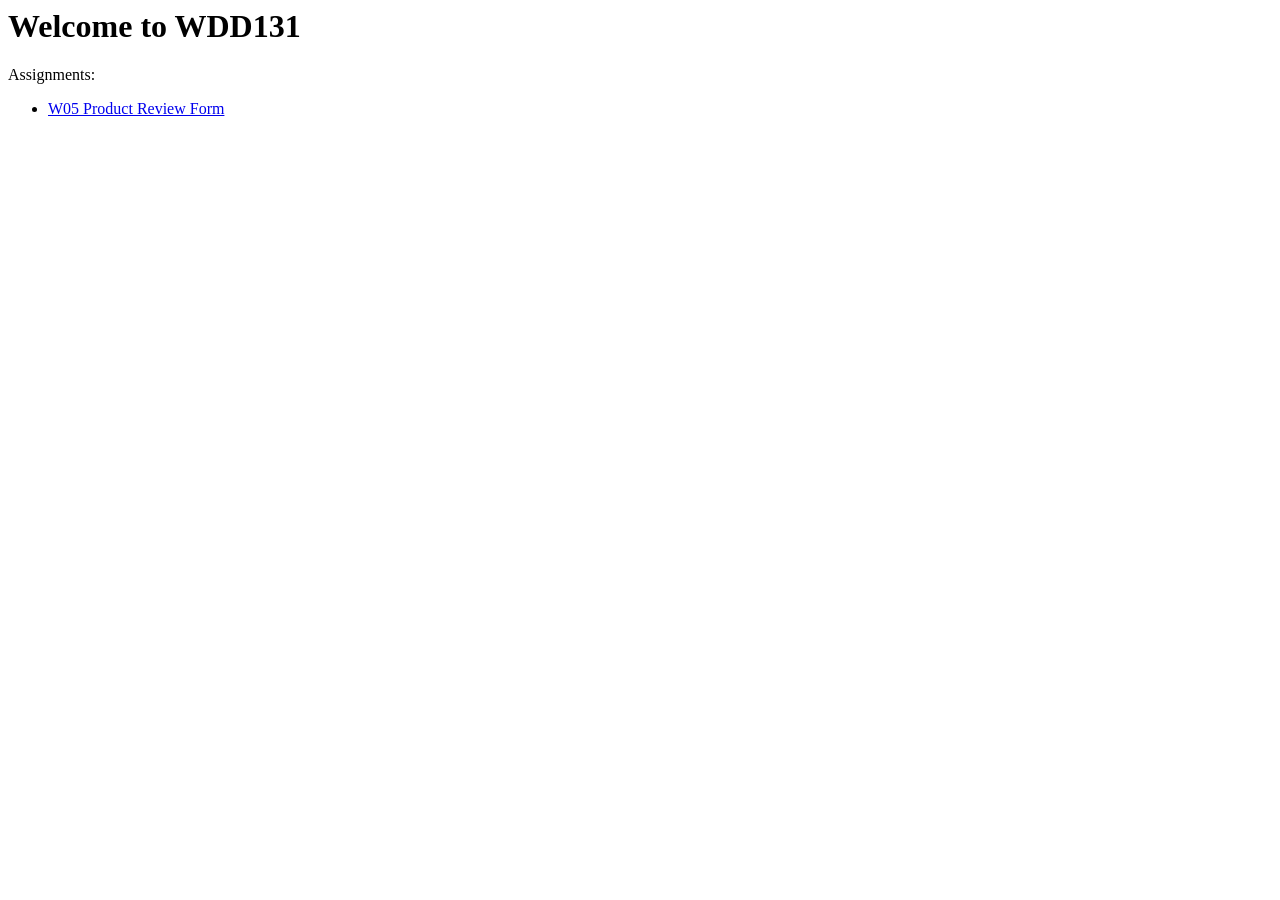
<file: index.html>
<html lang="en-US">
<head>
    <meta charset="UTF-8">
    <meta name="viewport" content="width=device-width, initial-scale=1.0">
    <title> WDD131 Home</title>
</head>

<body>

    <h1>Welcome to WDD131</h1>

    <p>Assignments: </p>

    <ul>
        <li><a href="w05/form.html">W05 Product Review Form</a></li>
    </ul>
</body>
</html>
</file>
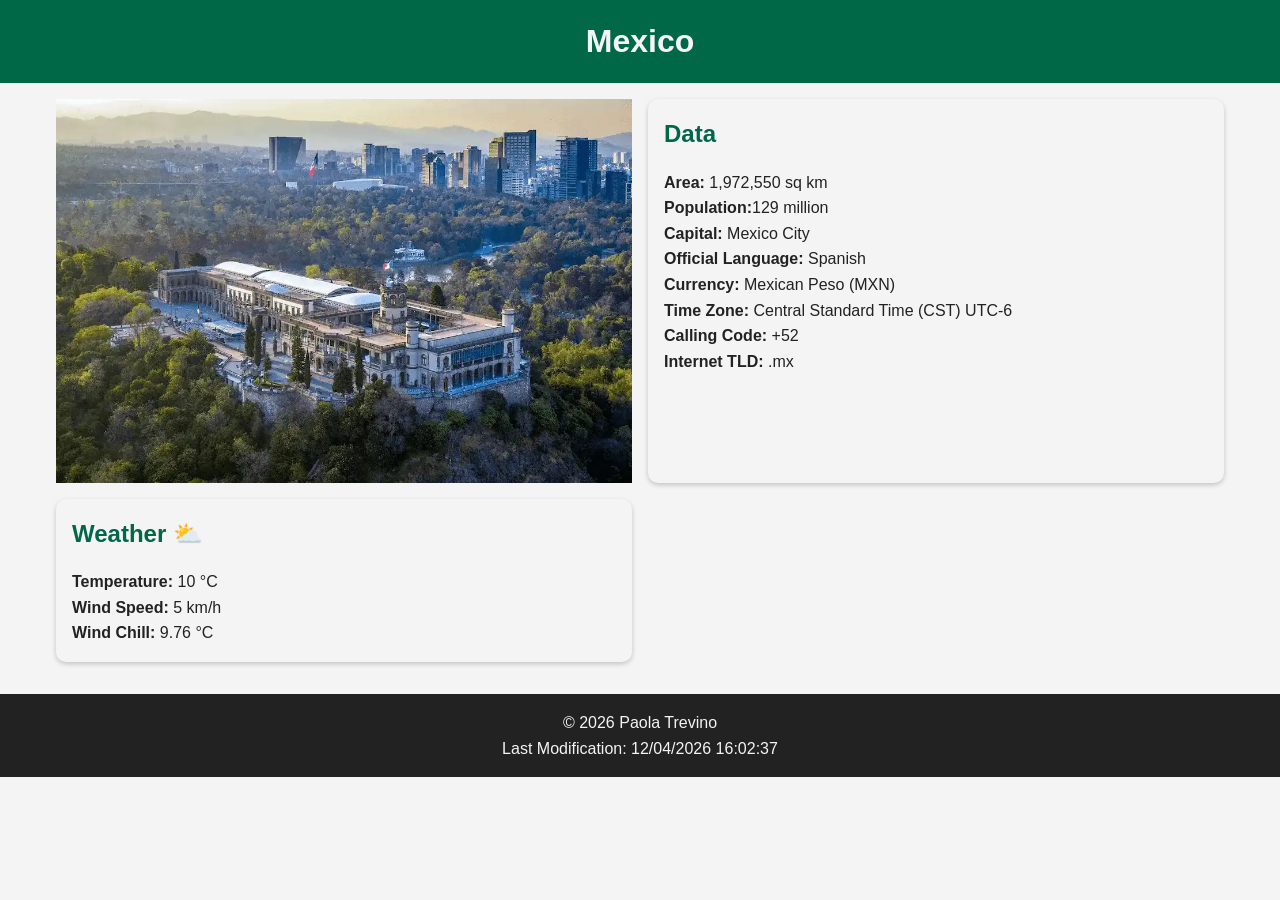
<file: place.html>
<!DOCTYPE html> 
<html lang="en-US">
<head>
    <meta charset="UTF-8">
    <meta name="viewport" content="width=device-width, initial-scale=1.0">
    <meta name="description" content=" Explore Mexico through beautiful landmarks, cultural highlights, and weather information in this responsive country page project from WDD131">
    <meta name="author" content="Paola Trevino">

    <title> Mexico Country Page</title>

    <link rel="stylesheet" href="styles/place.css">
    <link rel="stylesheet" href="styles/place-large.css">

    <script src="scripts/place.js" defer></script>
</head>
<body>

    <header>
        <h1>Mexico</h1>
    </header>

    <main>

        <section class="hero">
            <picture>
                <source srcset="images/hero-large.webp" media="(min-width: 768px)">
                <img src="images/hero-small.webp" alt="Beautiful view of Mexico" width="500" height="250" >
                </picture>
        </section>

        <section class="card data-card">
            <h2>Data</h2>

            <p><strong>Area:</strong> 1,972,550 sq km</p>
            <p><strong>Population:</strong>129 million</p>
            <p><strong>Capital:</strong> Mexico City</p>
            <p><strong>Official Language:</strong> Spanish</p>
            <p><strong>Currency:</strong> Mexican Peso (MXN)</p>
            <p><strong>Time Zone:</strong> Central Standard Time (CST) UTC-6</p>
            <p><strong>Calling Code:</strong> +52</p>
            <p><strong>Internet TLD:</strong> .mx</p>
        </section>

        <section class="card weather-card">
            <h2>Weather</h2>

            <img src="images/weather.svg" alt="Weather icon" class="weather-icon">
            <p><strong>Temperature:</strong> <span id="temp">10</span> °C</p>  
            <p><strong>Wind Speed:</strong> <span id="speed">5</span> km/h</p>
            <p><strong>Wind Chill:</strong> <span id="windchill"></span></p>
        </section>
        </main>

        <footer>
            <p>&copy; <span id="year"></span> Paola Trevino</p>
            <p id="lastModified"></p>
        </footer>
    </body>
</html>
</file>
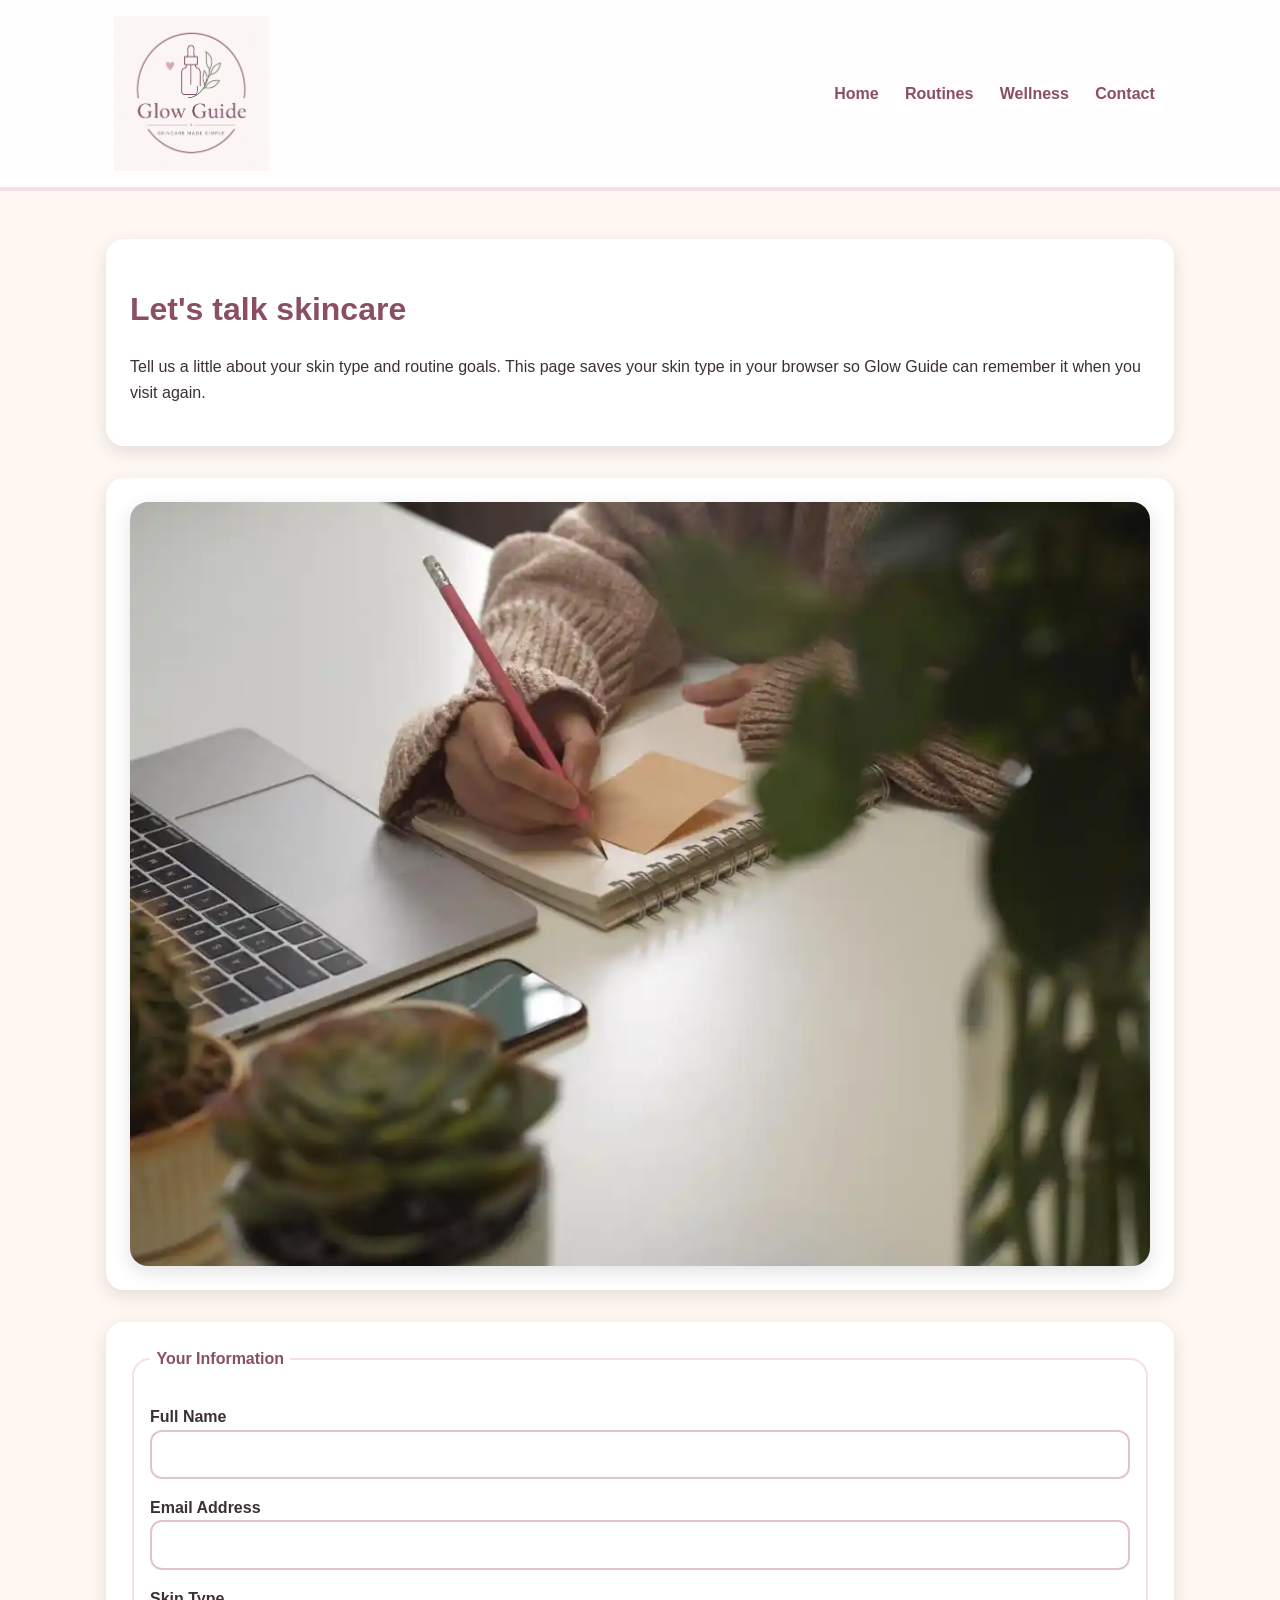
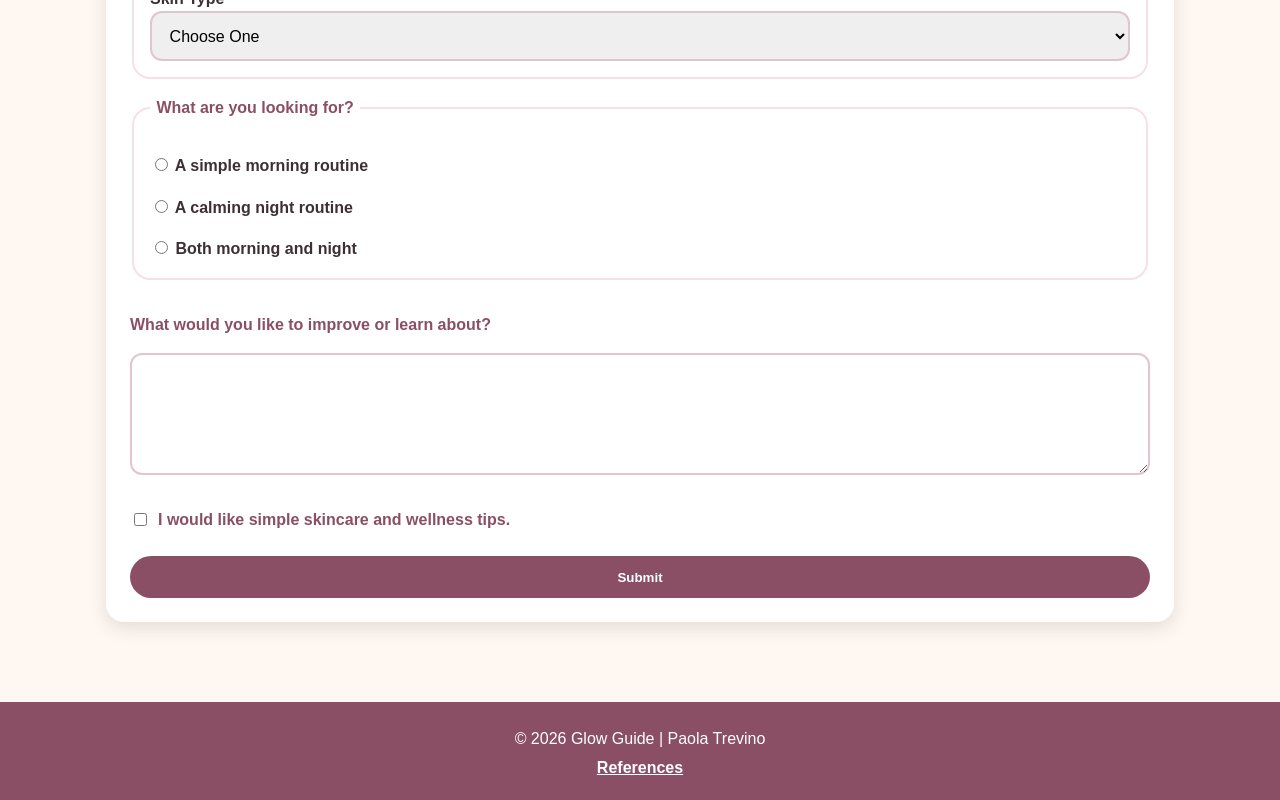
<file: project/contact.html>
<!DOCTYPE html>
<html lang="en">

<head>
     <meta charset="UTF-8">
    <meta name="viewport" content="width=device-width, initial-scale=1.0">
    <meta name="description" content="Contact Glow Guide and share your skin type, skincare goals, and routine preferences.">
    <meta name="author" content="Paola Trevino">

    <title>Glow Guide | Contact</title>

    <link rel="stylesheet" href="styles/project.css">
    <script src="scripts/project.js" defer></script>
</head>
<body>
    <header>
        <div class="header-content">
            <a href="index.html" class="logo">
                <img src="images/logo.png" alt="Glow Guide Logo">
            </a>

            <button id="menu-button">☰</button>

            <nav id="navigation">
                <a href="index.html">Home</a>
                <a href="routines.html">Routines</a>
                <a href="wellness.html">Wellness</a>
                <a href="contact.html">Contact</a>
            </nav>
        </div>
    </header>

    <main>
        <section class="page-title">
            <h1>Let's talk skincare</h1>

            <p>
                Tell us a little about your skin type and routine goals.
                This page saves your skin type in your browser so Glow Guide can remember it when you visit again.
            </p>
        </section>
        <section class="featured-image">
            <img src="images/contact.webp" alt=" Young woman riding in a sneaker journal." loading="lazy">
        </section>

       <form id="contact-form" method="get" action="thankyou.html">
            <fieldset>
                <legend>Your Information</legend>

                <label for="full-name">Full Name</label>
                <input type="text" id="full-name" name="full-name" required>

                <label for="email">Email Address</label>
                <input type="email" id="email" name="email" required>

                <label for="skin-type">Skin Type</label>
                <select name="skin-type" id="skin-type" required>
                    <option value="">Choose One</option>
                    <option value="dry">Dry</option>
                    <option value="oily">Oily</option>
                    <option value="combination">Combination</option>
                    <option value="sensitive">Sensitive</option>
                    <option value="not-sure">I'm Not Sure</option>
                </select>
            </fieldset>

            <fieldset>
                <legend>What are you looking for?</legend>

                <label>
                    <input type="radio" name="routine" value="morning" required>
                    A simple morning routine
                </label>

                <label>
                    <input type="radio" name="routine" value="night">
                    A calming night routine
                </label>

                <label>
                    <input type="radio" name="routine" value="both">
                    Both morning and night
                </label>
            </fieldset>

            <label for="goal">What would you like to improve or learn about?</label>
            <textarea name="goal" id="goal" rows="5" required></textarea>

            <label class="checkbox-label">
                <input type="checkbox" id="newsletter" name="newsletter">
                I would like simple skincare and wellness tips.
            </label>

            <button type="submit" class="button">Submit</button>
        </form>
    </main>

    <footer>
        <p>
            &copy; <span id="year"></span>
            Glow Guide | Paola Trevino
        </p>

        <a href="references.html">References</a>
    </footer>
</body>
</html>
</file>
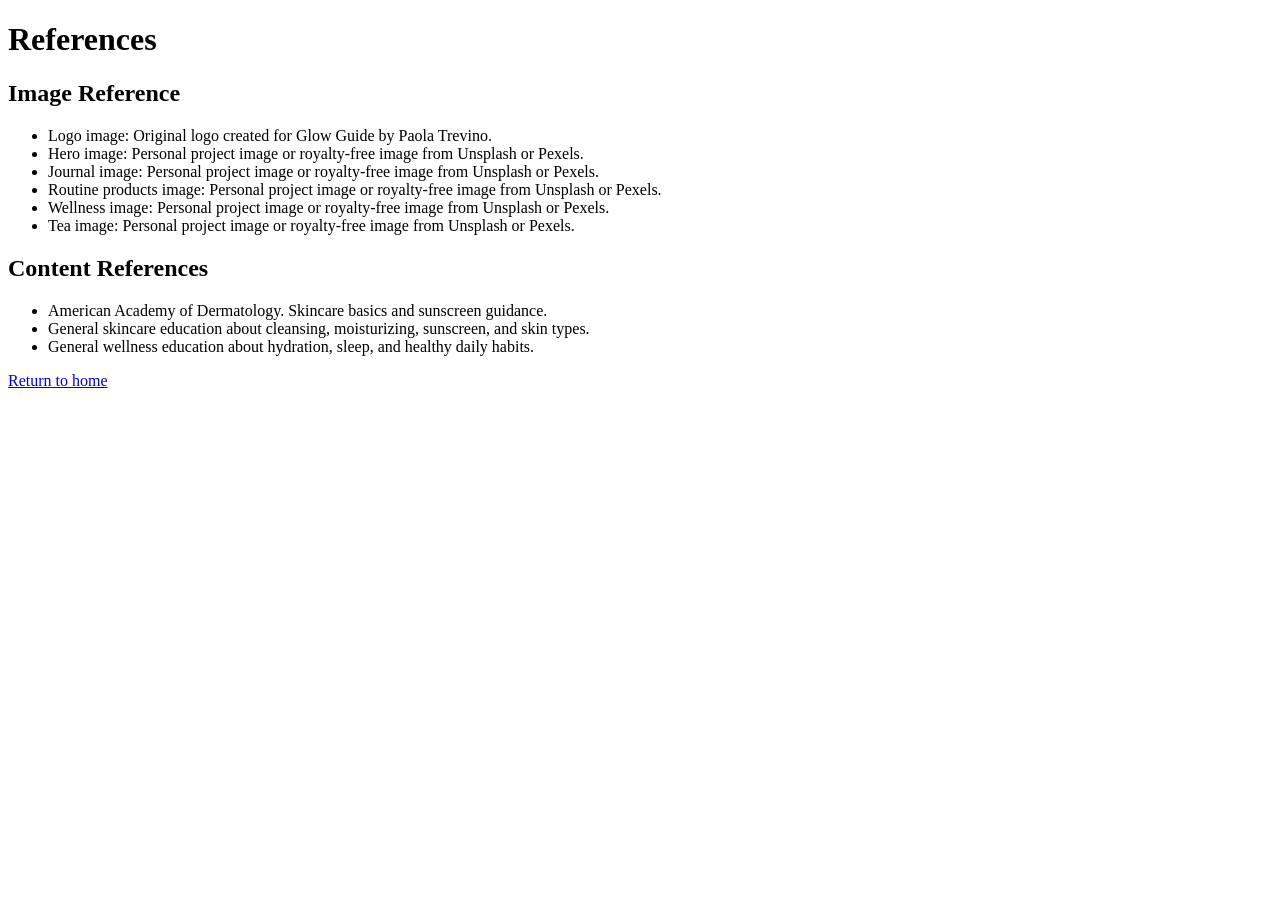
<file: project/references.html>
<!DOCTYPE html>
<html lang="en">
<head>
    <meta charset="UTF-8">
    <meta name="viewport" content="width=device-width, initial-scale=1.0">
    <meta name="description" content="References for Glow Guide images and skincare information.">
    <meta name="author" content="Paola Trevino">

    <title>Glow Guide | References</title>
</head>
<body>

    <header>
        <h1>References</h1>
    </header>

    <main>
        <section>
            <h2>Image Reference</h2>

            <ul>
            <li>Logo image: Original logo created for Glow Guide by Paola Trevino.</li>
            <li>Hero image: Personal project image or royalty-free image from Unsplash or Pexels.</li>
            <li>Journal image: Personal project image or royalty-free image from Unsplash or Pexels.</li>
            <li>Routine products image: Personal project image or royalty-free image from Unsplash or Pexels.</li>
            <li>Wellness image: Personal project image or royalty-free image from Unsplash or Pexels.</li>
            <li>Tea image: Personal project image or royalty-free image from Unsplash or Pexels.</li>
        </ul>
        </section>
        
        <section>
            <h2>Content References</h2>

            <ul>
                <li>American Academy of Dermatology. Skincare basics and sunscreen guidance.</li>
                <li>General skincare education about cleansing, moisturizing, sunscreen, and skin types.</li>
                <li>General wellness education about hydration, sleep, and healthy daily habits.</li>
            </ul>
        </section>
        <p>
            <a href="index.html">Return to home</a>
        </p>
    </main>

</body>
</html>
</file>
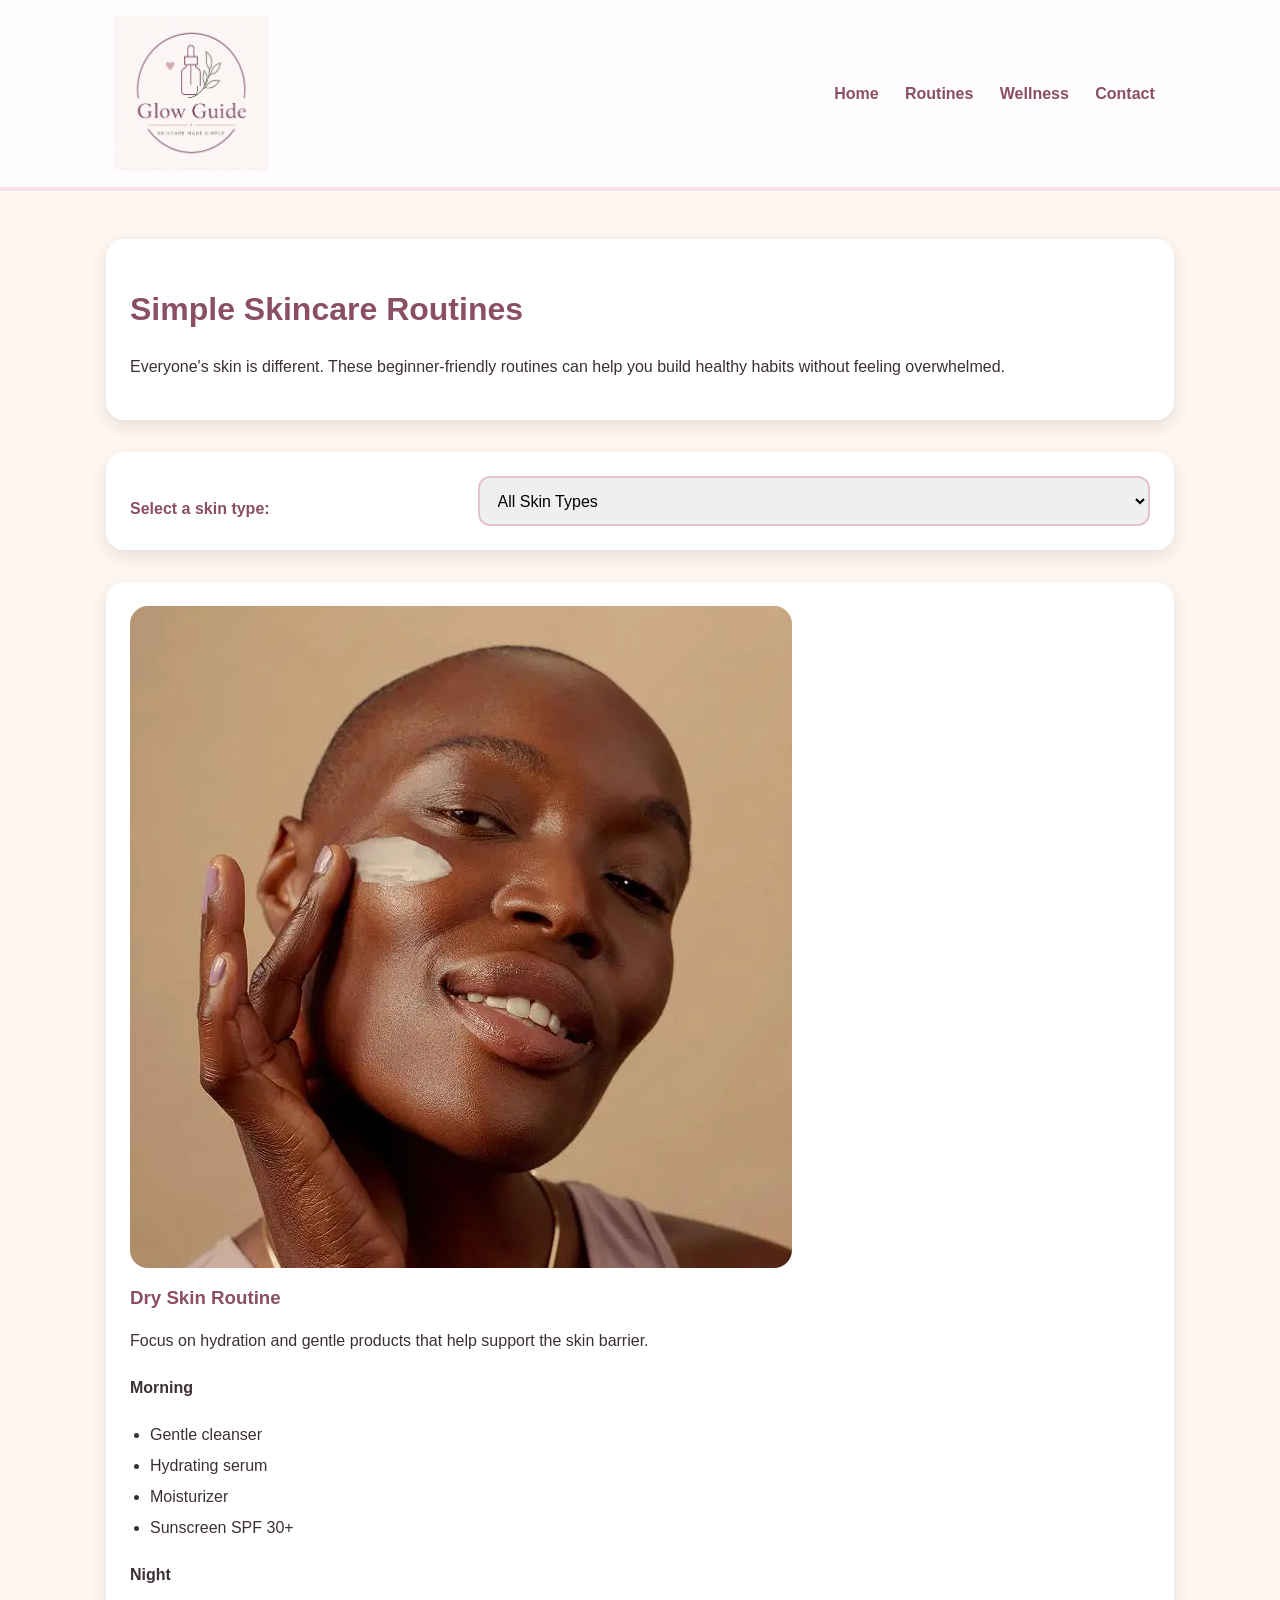
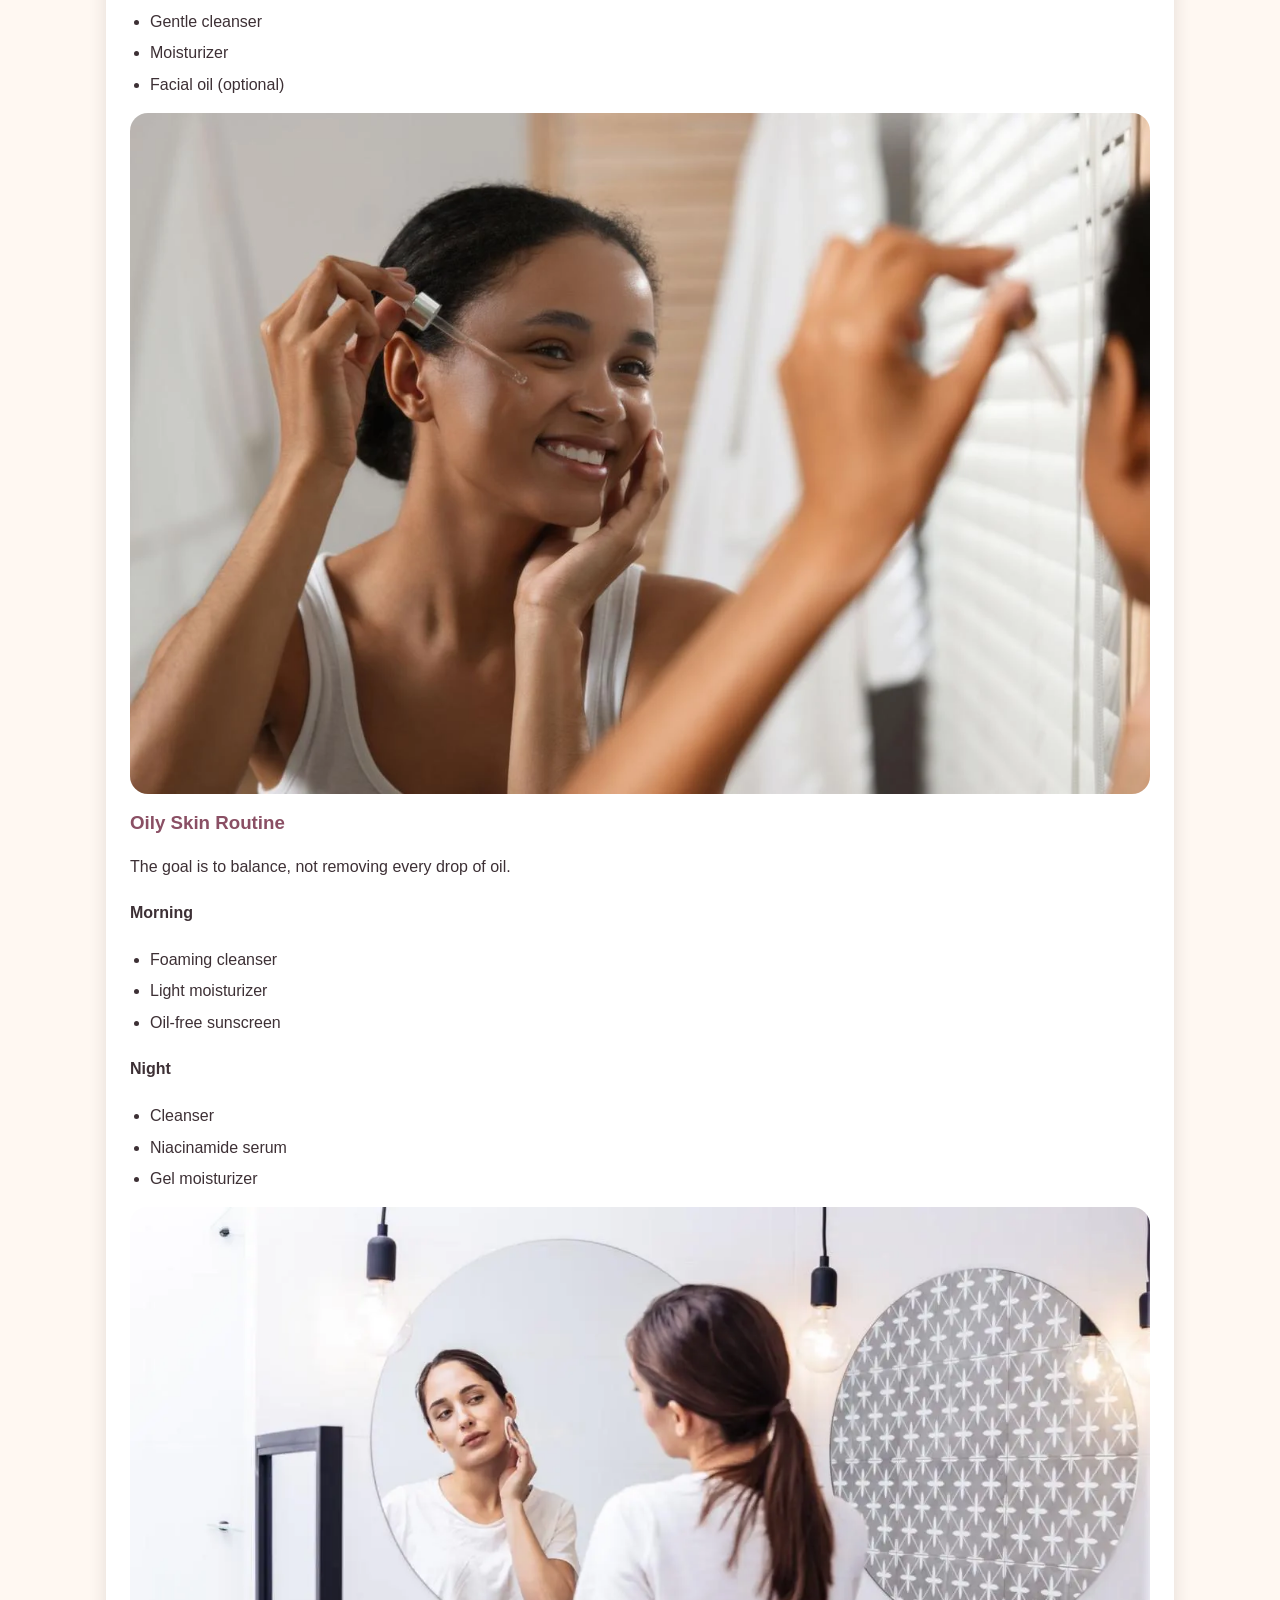
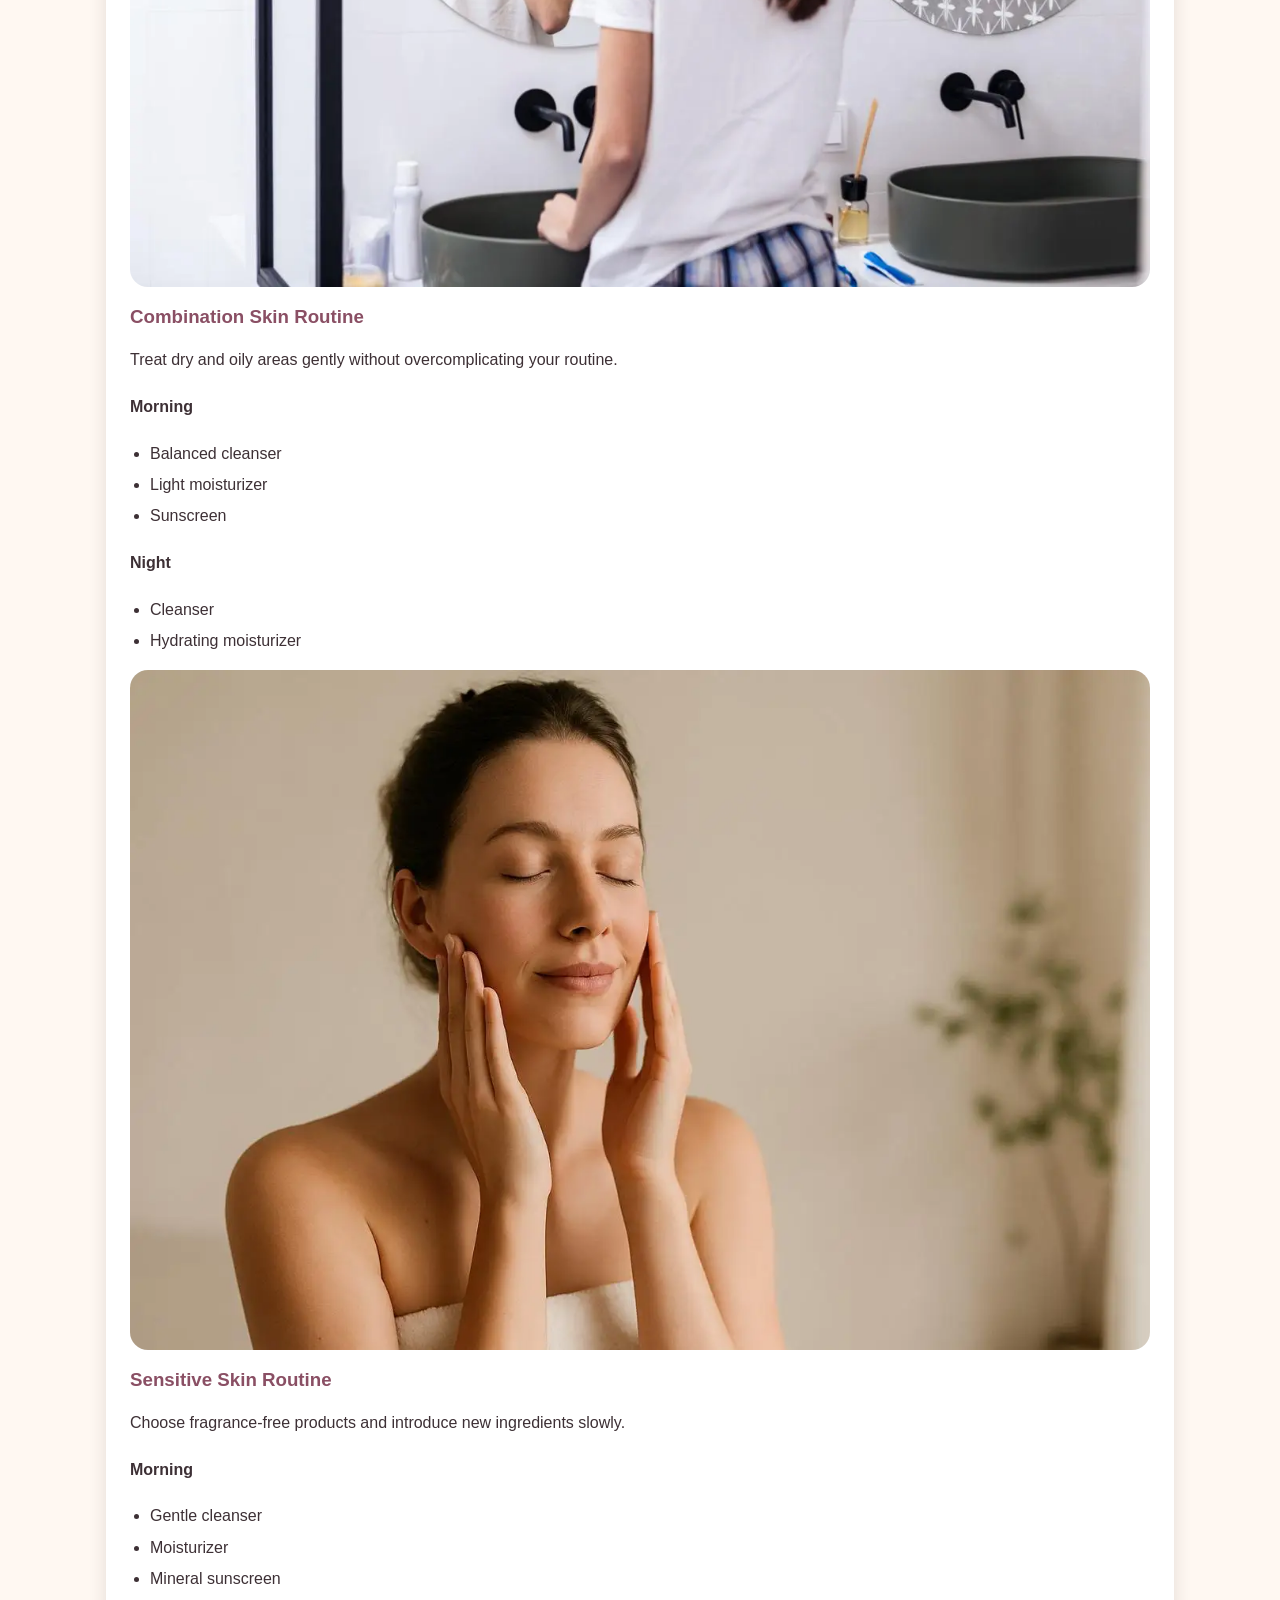
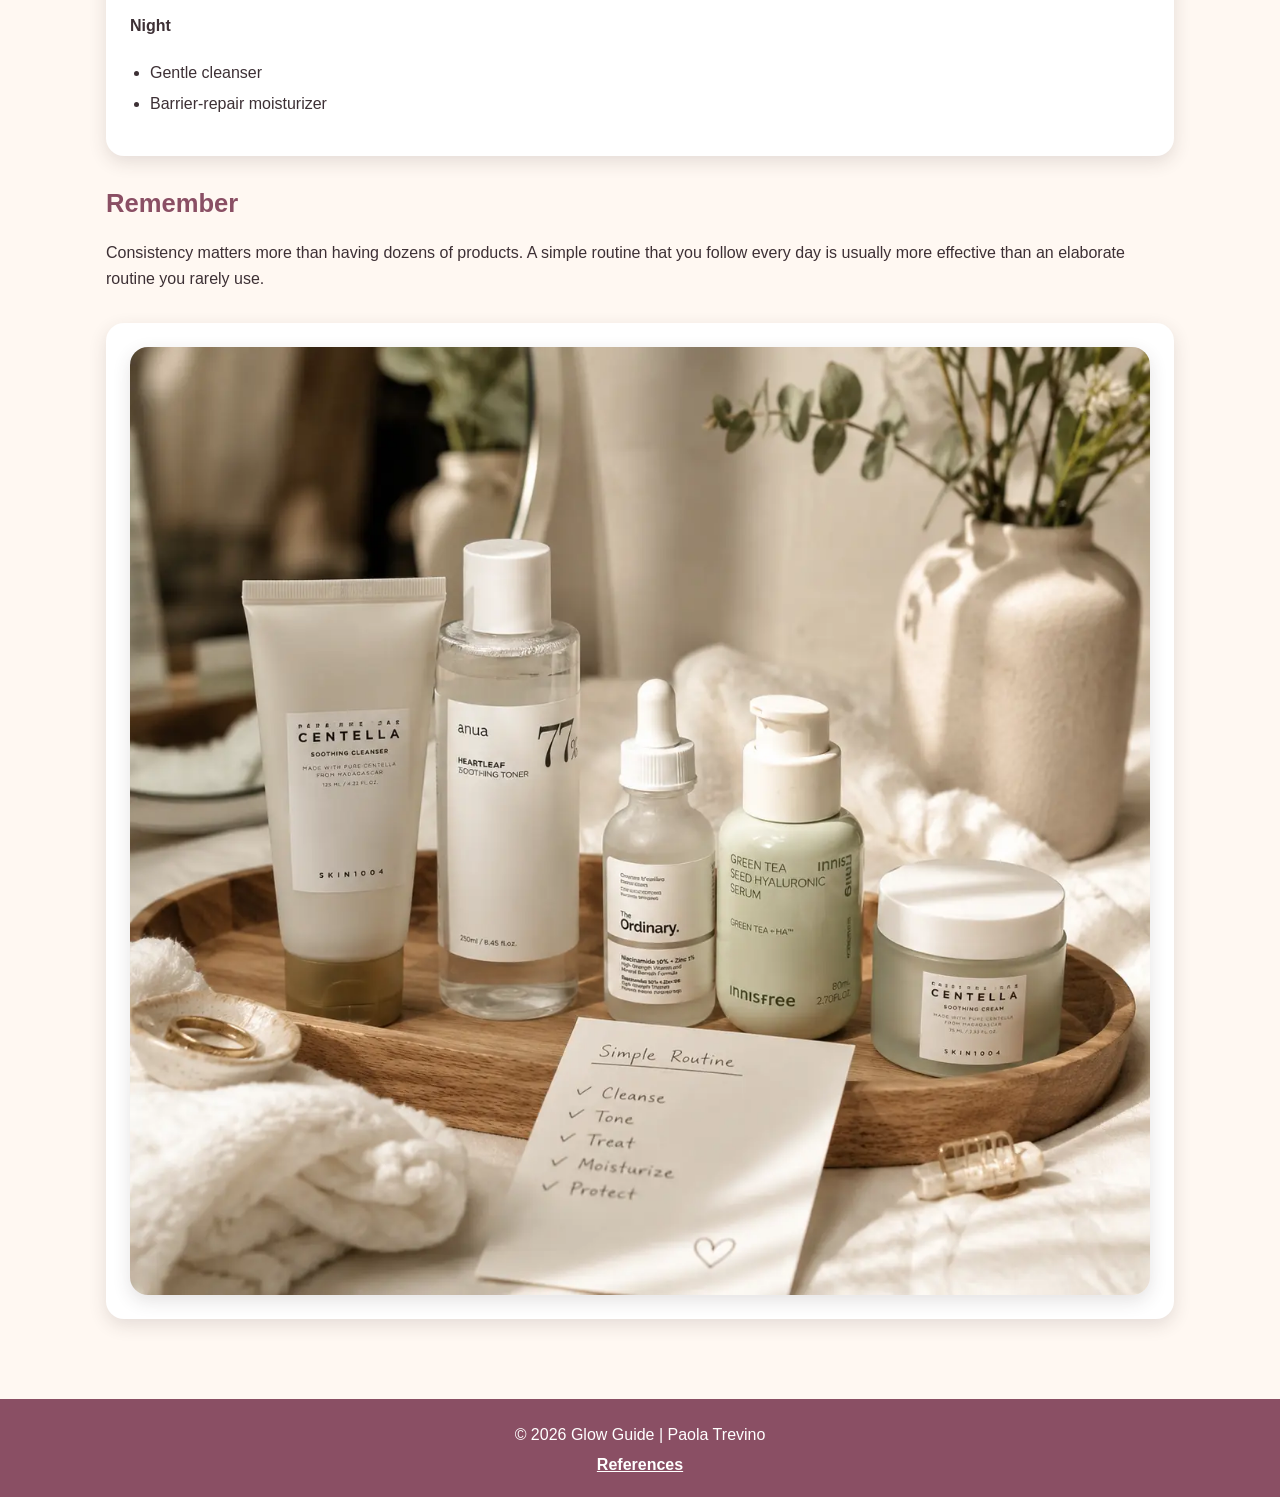
<file: project/routines.html>
<!DOCTYPE html>
<html lang="en">
<head>
    <meta charset="UTF-8">
    <meta name="viewport" content="width=device-width, initial-scale=1.0">
    <meta name="description" content="Discover simple skincare routines for different skin types.">
    <meta name="author" content="Paola Trevino">

<title>Glow Guide | Routines</title>

<link rel="stylesheet" href="styles/project.css">
<script src="scripts/project.js" defer></script>
</head>

<body>
<header>
    <div class="header-content">
        <a href="index.html" class="logo">
    <img src="images/logo.png" alt="Glow Guide Logo">
</a>

<button id="menu-button">☰</button>
    
    <nav id="navigation">
    <a href="index.html">Home</a>
    <a href="routines.html">Routines</a>
    <a href="wellness.html">Wellness</a>
    <a href="contact.html">Contact</a>
</nav>
</div>
</header>

<main>
<section class="page-title">
    <h1>Simple Skincare Routines</h1>
       <p>Everyone's skin is different.
        These beginner-friendly routines can help you build healthy habits without feeling overwhelmed.
       </p>
</section>

<section class="filter-section">
    <label for="skin-filter">
        Select a skin type:
    </label>

    <select id="Skin-filter">
        <option value="all">All Skin Types</option>
        <option value="dry">Dry Skin</option>
        <option value="oily">Oily Skin</option>
        <option value="combination">Combination Skin</option>
        <option value="sensitive">Sensitive Skin</option>
    </select>
</section>

<section class="routine-container">
    <div id="routine-cards">
        <!-- JavaScript insert cards here-->
    </div>
</section>

<section class="routine-tips">
    <h2>Remember</h2>

    <p>
        Consistency matters more than having dozens of products.
        A simple routine that you follow every day is usually more effective than an elaborate routine you rarely use.
    </p>
</section>

<section class="featured-image">
    <img src="images/routine-products.webp" alt="Simple skincare products arranged neatly." loading="lazy">
</section>
</main>

<footer>
<p>
    &copy; <span id="year"></span>
    Glow Guide | Paola Trevino
</p>

<a href="references.html">References</a>
</footer>
</body>
</html>
</file>
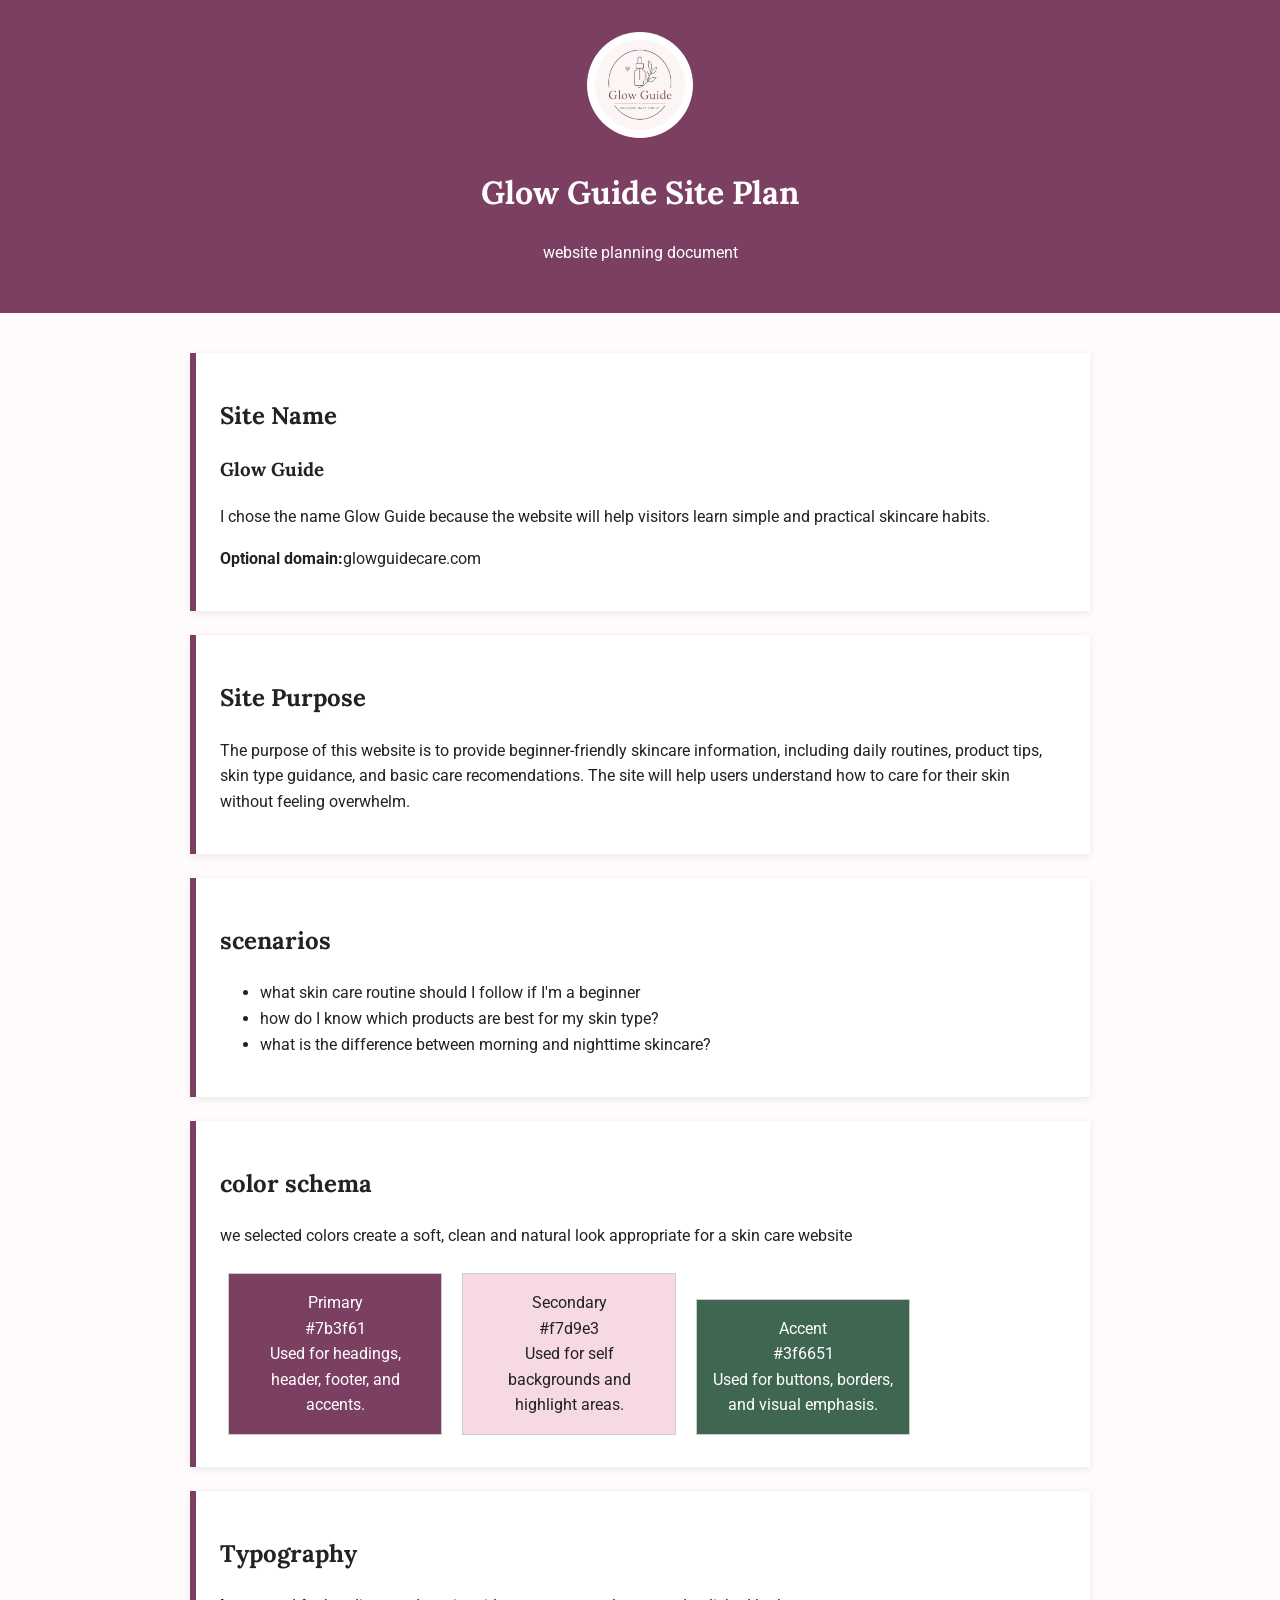
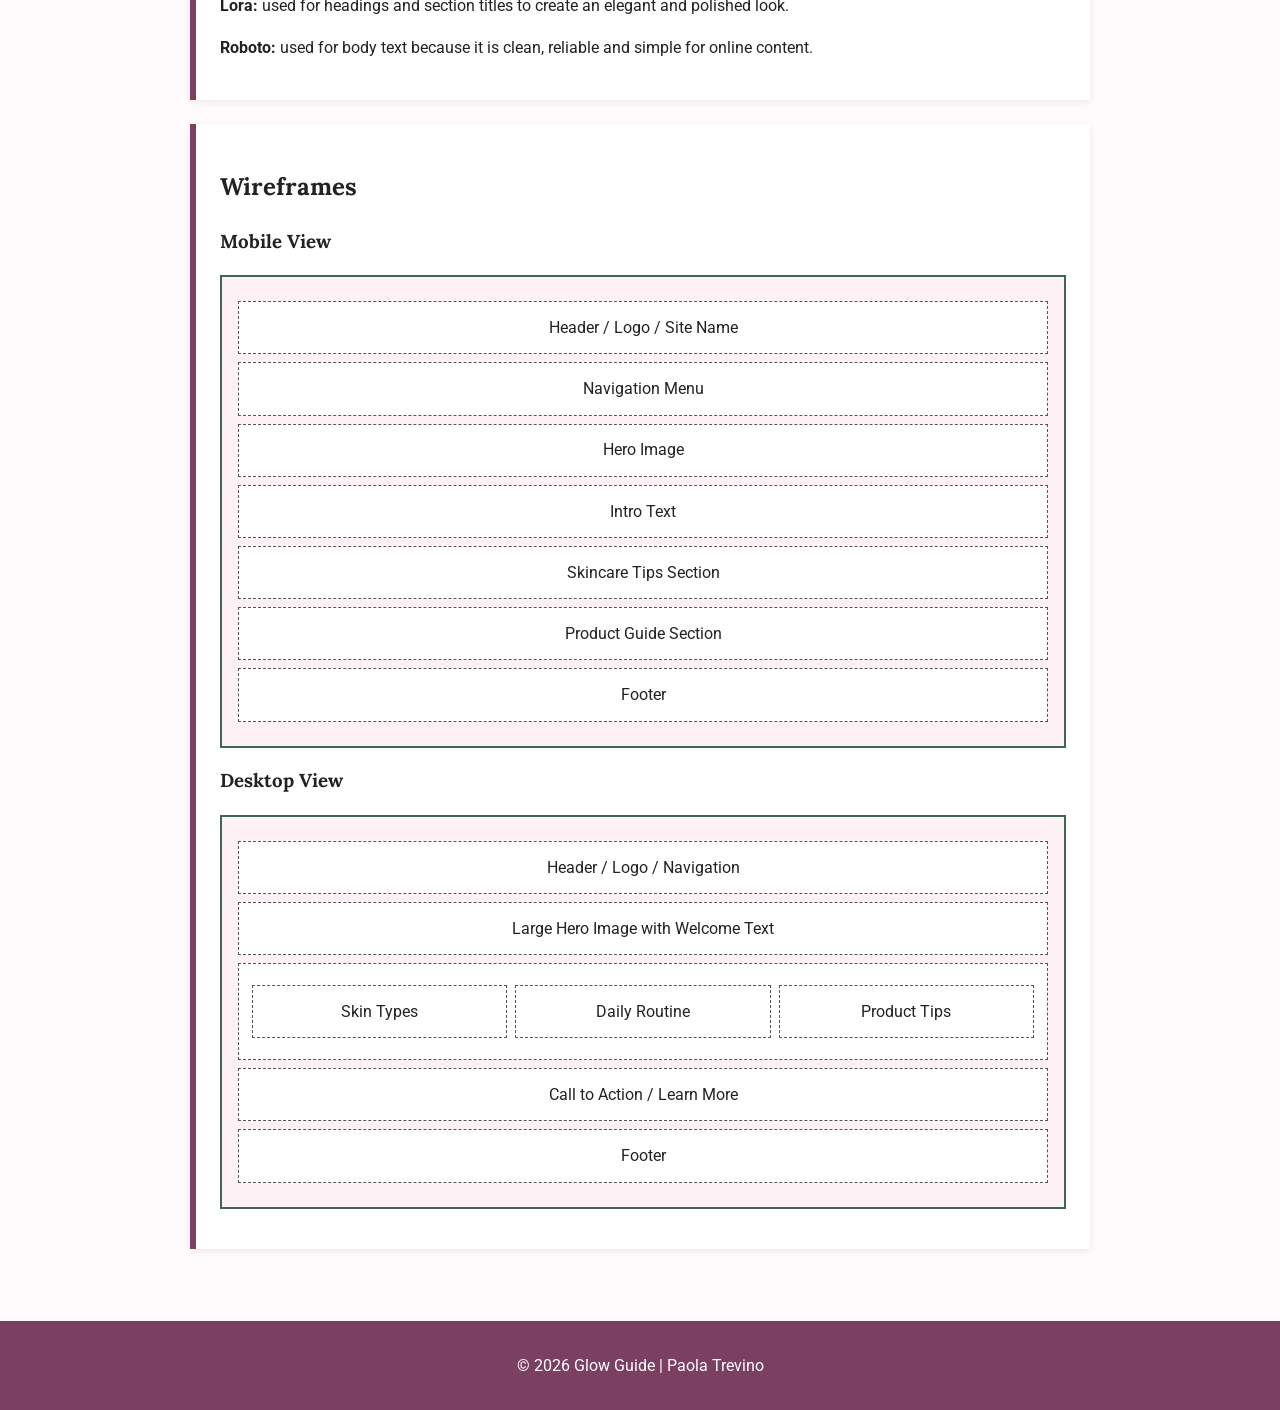
<file: project/siteplan.html>
<!DOCTYPE html>
<html lang="en-US">
    <head>
        <meta charset="UTF-8">
        <meta name="viewport" content="width=device-width, initial-scale=1.0">
        <meta name="description" content="Website planning document for Glow Guide, a skincare website with routines, product tips, skin type guidance, and care education.">
        <meta name="author" content="Paola Trevino">

        <title>Glow Guide Site Plan</title>

        <link rel="preconnect" href="https://fonts.googleapis.com">
        <link rel="preconnect" href="https://fonts.gstatic.com" crossorigin>
        <link rel="stylesheet" href="https://fonts.googleapis.com/css2?family=Lora:wght@600&family=Roboto&display=swap">

        <link rel="stylesheet" href="styles/siteplan.css">
</head>

<body>
    <header>
        <img src="images/logo.png" alt="Glow Guide Logo">
        <h1>Glow Guide Site Plan</h1>
        <p> website planning document</p>
    </header>

    <main>
        <section>
            <h2>Site Name</h2>
            <h3>Glow Guide</h3>
            <p>
                I chose the name Glow Guide because the website will help visitors learn simple and practical skincare habits. 
            </p>
            <p><strong>Optional domain:</strong>glowguidecare.com</p>
        </section>

        <section>
            <h2>Site Purpose</h2>
            <p> The purpose of this website is to provide beginner-friendly skincare information, including daily routines, product tips, skin type guidance, and basic care recomendations. The site will help users understand how to care for their skin without feeling overwhelm.</p>
        </section>

        <section>
            <h2> scenarios</h2>
            <ul>
                <li> what skin care routine should I follow if I'm a beginner</li>
                <li> how do I know which products are best for my skin type?</li>
                <li> what is the difference between morning and nighttime skincare?</li>
            </ul>
        </section>

        <section>
            <h2> color schema</h2>
            <p> we selected colors create a soft, clean and natural look appropriate for a skin care website</p>

            <div class="color-box primary">
                Primary<br>
                #7b3f61<br>
                Used for headings, header, footer, and accents.
            </div>

            <div class="color-box secondary">
                Secondary<br>
                #f7d9e3<br>
                Used for self backgrounds and highlight areas.
            </div>

            <div class="color-box accent">
                Accent<br>
                #3f6651<br>
                Used for buttons, borders, and visual emphasis.
            </div>
        </section>

        <section>
            <h2>Typography</h2>
            <p>
                <strong>Lora:</strong> used for headings and section titles to create an elegant and polished look.
            </p>
            <p>
                <strong>Roboto:</strong> used for body text because it is clean, reliable and simple for online content.
            </p>
        </section>

        <section>
            <h2>Wireframes</h2>
            <h3>Mobile View</h3>
            <div class="wireframe">
                <div>Header / Logo / Site Name</div>
                <div>Navigation Menu</div>
                <div>Hero Image</div>
                <div>Intro Text</div>
                <div>Skincare Tips Section</div>
                <div>Product Guide Section</div>
                <div>Footer</div>
            </div>

            <h3>Desktop View</h3>
            <div class="wireframe">
                <div>Header / Logo / Navigation</div>
                <div>Large Hero Image with Welcome Text</div>
                <div class="desktop-grid">
                    <div>Skin Types</div>
                    <div>Daily Routine</div>
                    <div>Product Tips</div>
                </div>
                <div>Call to Action / Learn More</div>
                <div>Footer</div>
            </div>
        </section>
    </main>

    <footer>
        <p>&copy; 2026 Glow Guide | Paola Trevino</p>
    </footer>
</body>
</html>
</file>
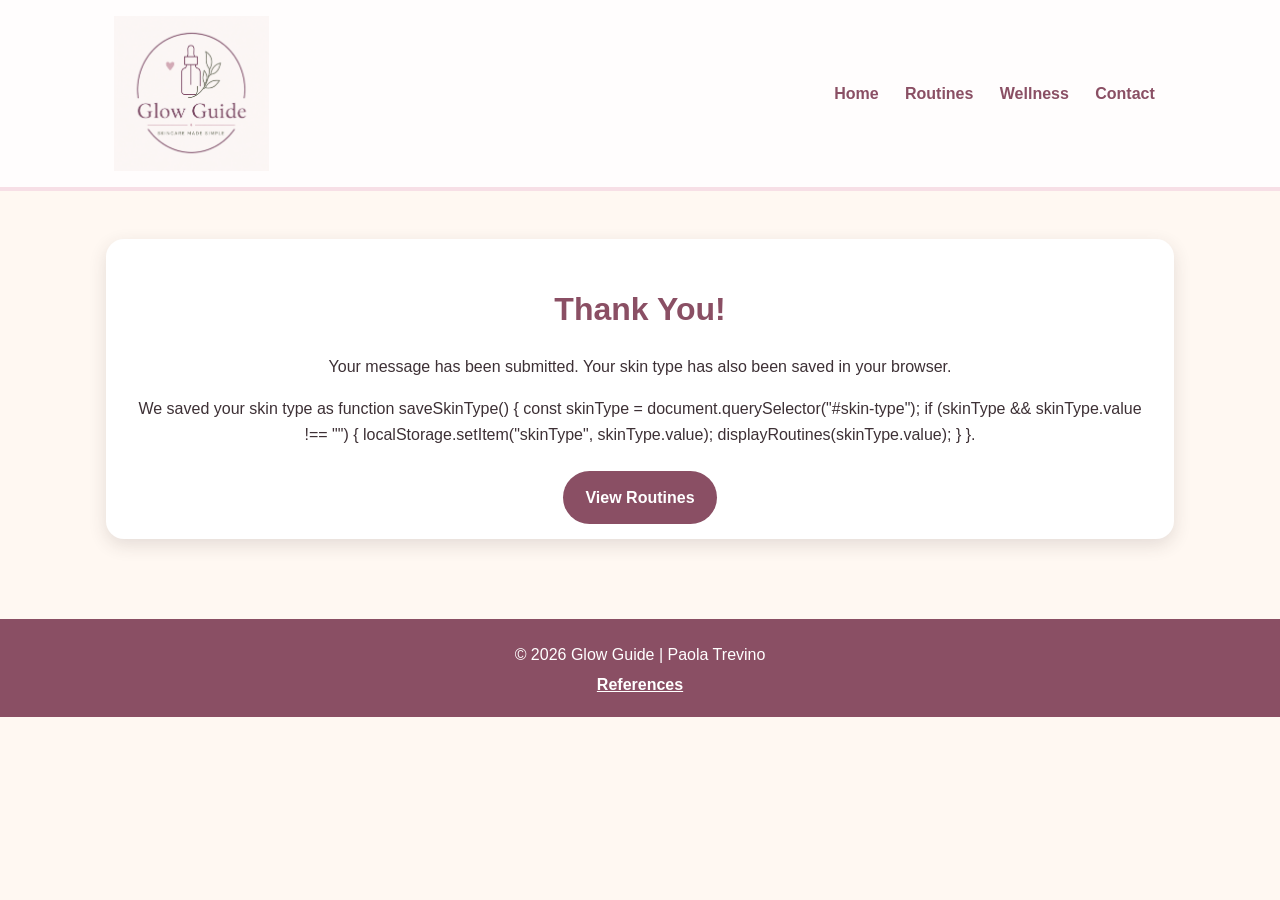
<file: project/thankyou.html>
<!DOCTYPE html>
<html lang="en">
    <head>
        <meta charset="UTF-8">
        <meta name="viewport" content="width=device-width, initial-scale=1.0">
        <meta name="description" content="Thank you page for Glow Guide form submissions.">
        <meta name="author" content="Paola Trevino">

    <title>Glow Guide | Thank You</title>

    <link rel="stylesheet" href="styles/project.css">
    <script src="scripts/project.js" defer></script>
</head>
<body>
    <header>
        <div class="header-content">
            <a href="index.html" class="logo">
                <img src="images/logo.png" alt="Glow Guide Logo">
            </a>

            <button id="menu-button">☰</button>

                <nav id="navigation">
                    <a href="index.html">Home</a>
                    <a href="routines.html">Routines</a>
                    <a href="wellness.html">Wellness</a>
                    <a href="contact.html">Contact</a>
                </nav>
        </div>
    </header>

    <main>

        <section class="thank-you">
            <h1>Thank You!</h1>

            <p>
                Your message has been submitted.
                Your skin type has also been saved in your browser.
            </p>

            <p id="thank-you-message"></p>

            <a href="routines.html" class="button">
                View Routines
            </a>
        </section>
    </main>

    <footer>

        <p>
            &copy; <span id="year"></span>
            Glow Guide | Paola Trevino
        </p>

        <a href="references.html">References</a>
    </footer>
</body>
</html>
</file>
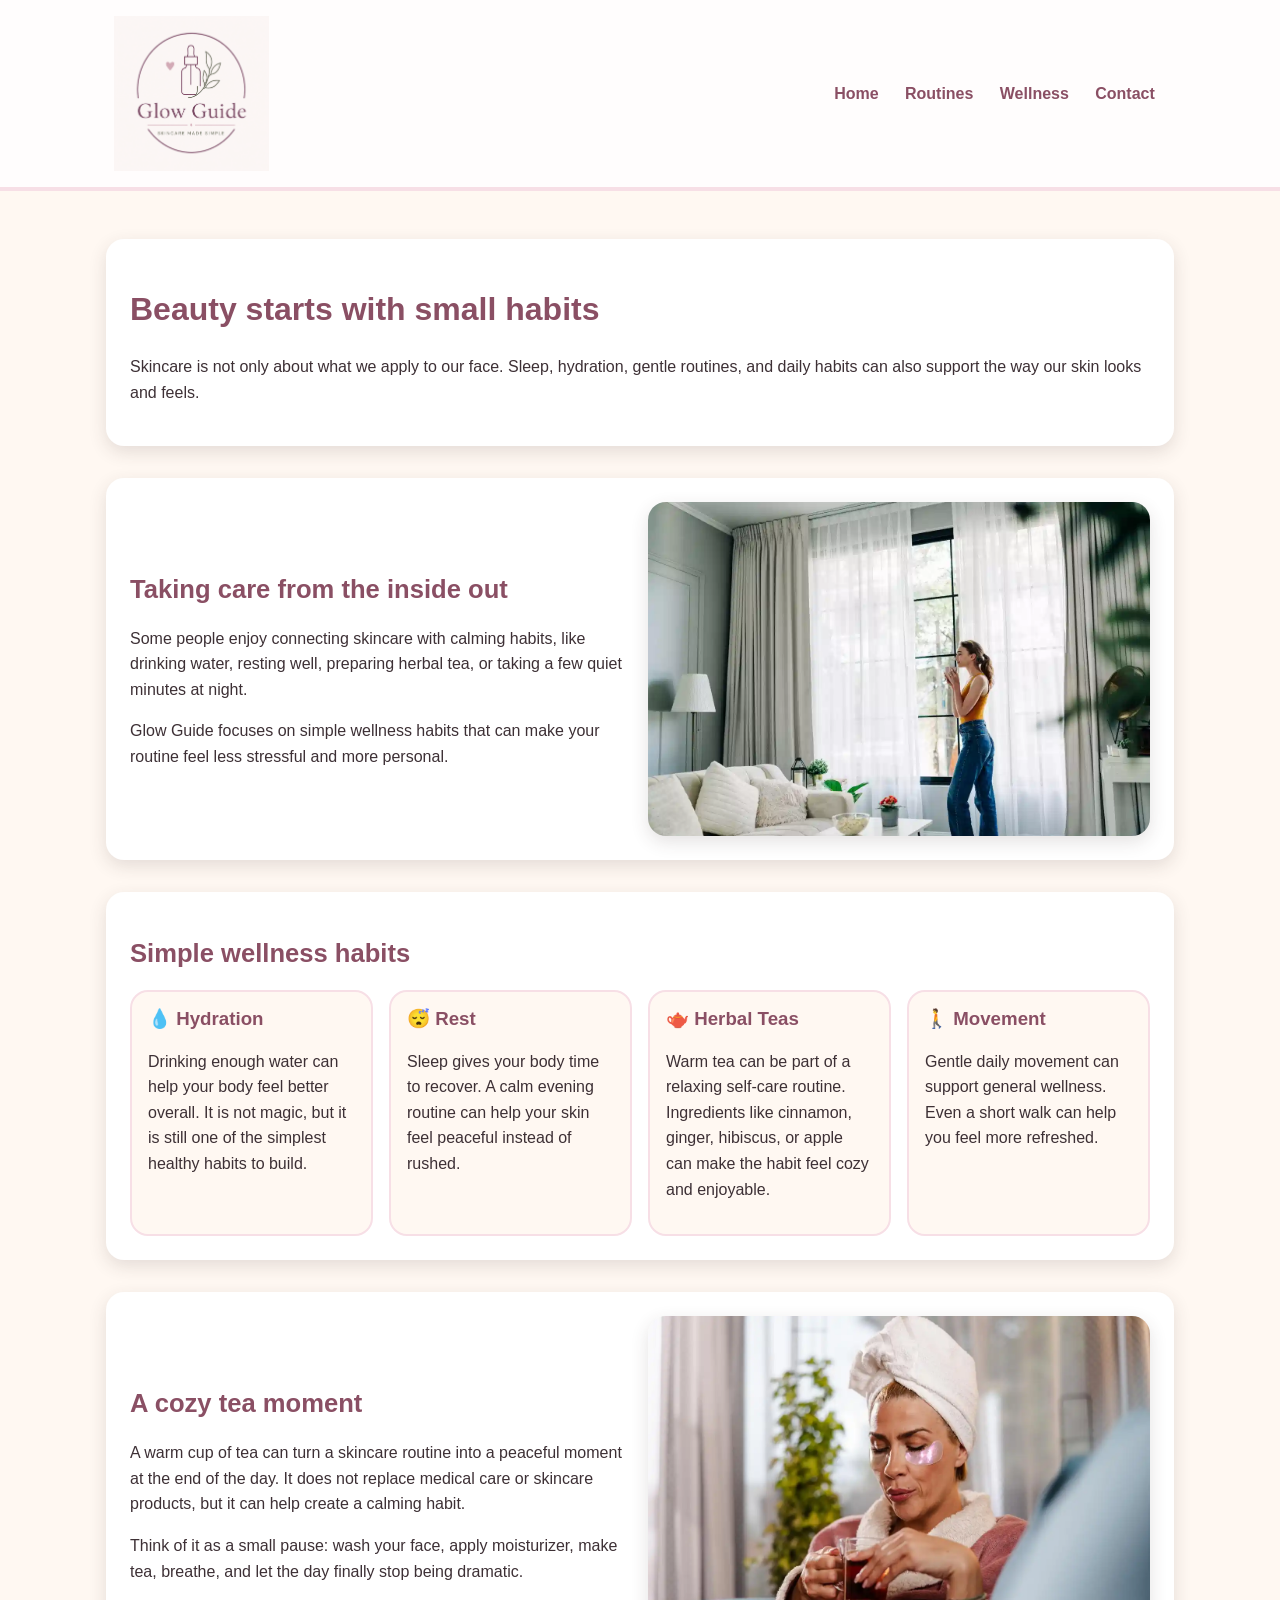
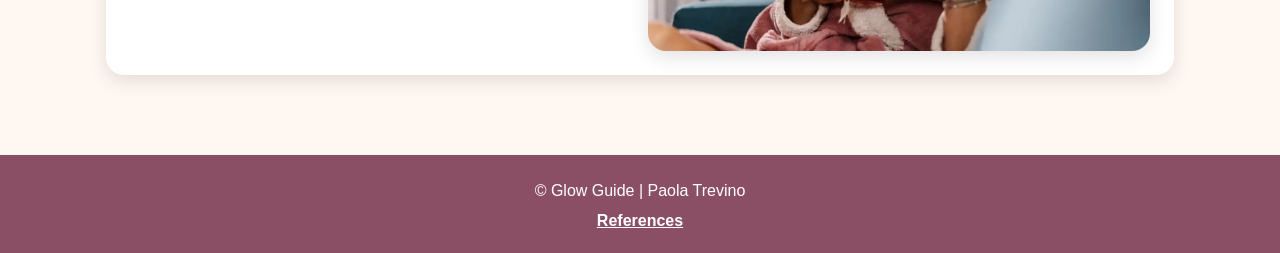
<file: project/wellness.html>
<!DOCTYPE html>
<html lang="en-US">
    <head>
        <meta charset="UTF-8">
        <meta name="viewport" content="width=device-width, initial-scale=1.0">
        <meta name="description" content="Learn simple, wellness habits that can support healthy-looking skin, including hydration, sleep movement and self-care.">
        <meta name="author" content="Paola Trevino">

        <title>Glow Guide | Wellness</title>

        <link rel="stylesheet" href="styles/project.css">
        <script src="scripts/project.js" defer></script>
    </head>
    <body>

        <header>
            <div class="header-content">
                <a href="index.html" class="logo">
                    <img src="images/logo.png" alt="Glow Guide Logo">
                </a>
                <button id="menu-button">☰</button>

                <nav id="navigation">
                    <a href="index.html">Home</a>
                    <a href="routines.html">Routines</a>
                    <a href="wellness.html">Wellness</a>
                    <a href="contact.html">Contact</a>
                </nav>
            </div>
        </header>

        <main>
            <section class="page-title">
                <h1>Beauty starts with small habits</h1>

                <p>
                    Skincare is not only about what we apply to our face.
                    Sleep, hydration, gentle routines, and daily habits can also support the way our skin looks and feels.
                </p>
            </section>

            <section class="wellness-intro">
                <div>
                    <h2>Taking care from the inside out</h2>

                    <p>
                        Some people enjoy connecting skincare with calming habits, like drinking water, resting well, preparing herbal tea, or taking a few quiet minutes at night.
                    </p>

                    <p>
                        Glow Guide focuses on simple wellness habits that can make your routine feel less stressful and more personal.
                    </p>
                </div>

                <img src="images/wellness.webp" alt="Cozy self-care setup with skincare products and tea." loading="lazy">
            </section>

            <section class="habit-section">
                <h2>Simple wellness habits</h2>

                <div class="card-grid">

                    <article class="card">
                        <h3>💧 Hydration</h3>

                <p>
                    Drinking enough water can help your body feel better overall.
                    It is not magic, but it is still one of the simplest
                    healthy habits to build.
                </p>
                    </article>

                    <article class="card">
                        <h3>😴 Rest</h3>
                        
                        <p>
                            Sleep gives your body time to recover. A calm evening routine can help your skin feel peaceful instead of rushed.
                        </p>
                    </article>

                    <article class="card">
                        <h3>🫖 Herbal Teas</h3>

                        <p>
                            Warm tea can be part of a relaxing self-care routine.
                            Ingredients like cinnamon, ginger, hibiscus, or apple can make the habit feel cozy and enjoyable.
                        </p>
                    </article>

                    <article class="card">
                        <h3>🚶 Movement</h3>

                        <p>
                            Gentle daily movement can support general wellness.
                            Even a short walk can help you feel more refreshed.
                        </p>
                    </article>
                </div>
            </section>

            <section class="tea-section">
                <div>
                    <h2>A cozy tea moment</h2>

                    <p>
                        A warm cup of tea can turn a skincare routine into a peaceful moment at the end of the day. It does not replace medical care or skincare products, but it can help create a calming habit.
                    </p>

                    <p>
                        Think of it as a small pause: wash your face, apply moisturizer, make tea, breathe, and let the day finally stop being dramatic.
                    </p>
                </div>

                <img src="images/tea.webp" alt="Herbal tea with a skincare product on a table" loading="lazy">
            </section>
        </main>

        <footer>
            <p>
                &copy; <span id="tear"></span>
                Glow Guide | Paola Trevino
            </p>

            <a href="references.html">References</a>
        </footer>
    </body>
</html>
</file>
<file: styles/place.css>
*{
    margin: 0;
    padding: 0;
    box-sizing: border-box;
}

:root {
    --primary-color: #006847;
    --secondary-color: #8c1c13;
    --accent-color: #d4af37;
    --light-color: #f4f4f4;
    --dark-color: #222222;
}

body {
    font-family: Arial, sans-serif;
    background-color: var(--light-color);
    color: var(--dark-color);
    line-height: 1.6;
}

header {
    background-color: var(--primary-color);
    color: var(--light-color);
    padding: 1rem;
    text-align: center;
}

.hero img {
    width: 100%;
    height: auto;
    display: block;
}

main {
    display: grid;
    gap: 1rem;
    padding: 1rem;
}

.card {
    background-color: var(--light-color);
    padding: 1rem;
    border-radius: 10px;
    box-shadow: 0 2px 5px rgba(0, 0, 0, 0.2);
}

.card h2 {
    margin-bottom: 1rem;
    color: var(--primary-color);
}   

.weather-icon {
    width: 60px;
    display: block;
    margin-right: 1rem;
}

footer {
    background-color: var(--dark-color);
    color: var(--light-color);
    text-align: center;
    padding: 1rem;
    margin-top: 1rem;
}
</file>
<file: styles/place-large.css>
@media only screen and (min-width: 768px) {
    main {
        grid-template-columns: 1fr 1fr;
        max-width: 1200px;
        margin: 0 auto;
    }

    .weather-icon {
        display: none;
    }   

    .weather-card h2::after{

        content:" ⛅" ;
    }
}
</file>
<file: project/styles/project.css>
:root {
    --primary-color: #8a4f64;
    --secondary-color: #f7dfe6;
    --accent-color: #d98fa3;
    --mint-color: #d8ead2;
    --cream-color: #fff8f2;
    --light-color: #fffdfd;
    --dark-color: #3d3035;
    --gray-color: #675b60;
    --card-color: #ffffff;
    --shadow: 0 6px 18px rgba(61, 48, 53, 0.14);
    --border-radius: 18px;
}

* {
    box-sizing: border-box;
}

body {
    margin: 0;
    font-family: Arial, Helvetica, sans-serif;
    background-color: var(--cream-color);
    color: var(--dark-color);
    line-height: 1.6;
}

img {
    max-width: 100%;
    height: auto;
    display: block;
}

header {
    background-color: var(--light-color);
    border-bottom: 4px solid var(--secondary-color);
}

.header-content {
    position: relative;
    max-width: 1100px;
    margin: 0 auto;
    padding: 1rem 1.5rem;
    display: flex;
    align-items: center;
    justify-content: space-between;
    min-height: 150px;
}

.logo img{
    width: 155px;
    height: auto;
}

#menu-button {
    position: absolute;
    top: 40px;
    right: 2rem;
    display: block;
    background-color: var(--primary-color);
    color: white;
    border: none;
    border-radius: 12px;
    font-size: 1.6rem;
    padding: 0.45rem 0.8rem;
    cursor: pointer;
    z-index: 100;
}

#menu-button:hover {
    background-color: var(--accent-color);
}

nav {
    display: none;
    flex-direction: column;
    gap: 0.25rem;
    background-color: var(--light-color);
    padding: 1rem;
    position: absolute;
    top: 95px;
    right: 2rem;
    width: 210px;
    border-radius: var(--border-radius);
    box-shadow: var(--shadow);
    z-index: 90;
}

nav.open {
    display: flex;
}

nav a {
    color: var(--primary-color);
    text-decoration: none;
    font-weight: 700;
    padding: 0.7rem;
    border-radius: 12px;
}

nav a:hover {
    background-color: var(--secondary-color);
}

main {
    max-width: 1100px;
    margin: 0 auto;
    padding: 1rem;
}

.hero {
    display: grid;
    gap: 1.5rem;
    align-items: center;
    padding: 2rem 0;
}  

.hero-text {
    background-color: linear-gradient(135deg, var(--secondary-color), var(--mint-color));
    padding: 1.5rem;
    border-radius: var(--border-radius);
    box-shadow: var(--shadow);
}

.hero-text h1 {
    margin-top: 0;
    font-size: 2rem;
}

.hero img {
    border-radius: var(--border-radius);
    box-shadow: var(--shadow);
}

h1,
h2,
h3 {
    color: var(--primary-color);
    line-height: 1.2;
}

h1 {
    font-size: 2rem;
}

h2 {
    font-size: 1.6rem;
}

p {
    color: var(--dark-color);
}

.button {
    display: inline-block;
    background-color: var(--primary-color);
    color: white;
    padding: 0.85rem 1.4rem;
    margin-top: 0.5rem;
    border-radius: 999px;
    text-decoration: none;
    border: none;
    cursor: pointer;
    font-weight: 700;
}

.button:hover {
    background-color: var(--accent-color);
}

.welcome,
.creacion,
.journey,
.saved-box,
.page-title,
.filter-section,
.routine-container,
.routine-tip,
.featured-image,
.wellness-intro,
.habit-section,
.tea-section,
.thank-you,
form {
    margin: 2rem 0;
    padding: 1.5rem;
    background-color: var(--card-color);
    border-radius: var(--border-radius);
    box-shadow: var(--shadow);
}

.welcome img,
.featured-image img,
.wellness-intro img,
.tea-section img {
    margin-top: 1 rem;
    border-radius: var(--border-radius);
    box-shadow: var(--shadow);
}

.card-grid {
    display: grid;
    gap: 1rem;
}

.card {
    background-color: var(--cream-color);
    padding: 1rem;
    border-radius: var(--border-radius);
    border: 2px solid var(--secondary-color);
}

.card h3 {
    margin-top: 0;
}

.filter-section {
    display: grid;
    gap: 0.75rem;
}

select,
input,
textarea {
    width: 100%;
    padding: 0.85rem;
    border: 2px solid #e3c4ce;
    border-radius: 12px;
    font-size: 1rem;
    font-family: Arial, Helvetica, sans-serif;
}

select:focus,
input:focus,
textarea:focus {
    outline: 3px solid var(--mint-color);
    border-color: var(--primary-color);
}

#routine-card {
    background-color: var(--cream-color);
    border: 2px solid var(--secondary-color);
    padding: 1rem;
    border-radius: var(--border-radius);
}

.routine-card img {
    border-radius: var(--border-radius);
    margin-bottom: 1rem;
}

.routine-card ul {
    padding-left: 1.25rem;
}

.routine-card li {
    margin-bottom: 0.35rem;
}

.wellness-intro,
.tea-section {
    display: grid;
    gap: 1rem;
}

form {
    display: grid;
    gap: 1rem;
}

fieldset {
    border: 2px solid var(--secondary-color); 
    border-radius: var(--border-radius);
    padding: 1rem; 
} 
legend { 
    font-weight: 700; 
    color: var(--primary-color); 
    padding: 0 0.4rem; 
} 

label { 
    display: block; 
    margin-top: 1rem; 
    font-weight: 700; 
    color: var(--primary-color); 
} 

fieldset label { 
    color: var(--dark-color); 
    font-weight: 600; 
} 
.checkbox-label { 
    display: flex; 
    align-items: center; 
    gap: 0.5rem; 
} 

.checkbox-label input, 
fieldset input[type="radio"] { 
    width: auto; 
} 

.thank-you { 
    text-align: center; 
    max-height: 300px; 
} 

footer { 
    text-align: center; 
    background-color: var(--primary-color); 
    color: white; 
    padding: 1.2rem; 
    margin-top: 2rem; 
} 

footer p { 
    color: white; 
    margin: 0.25rem; 
} 

footer a { 
    color: white; 
    font-weight: 700; 
} 

@media screen and (min-width: 768px) { 
    #menu-button { 
        display: none; 
    } 
    
    nav { 
        display: flex; 
        position: static; 
        flex-direction: row; 
        width: auto; 
        padding: 0; 
        box-shadow: none; 
        background-color: transparent; 
    } 
    
    .hero { 
        grid-template-columns: 1fr 1fr; 
    } 
    
    .hero-text h1 { 
        font-size: 2.6rem; 
    } 
    
    .welcome { 
        display: grid; 
        grid-template-columns: 1.2fr 0.8fr; 
        gap: 1.5rem; 
        align-items: center;
    } 
    
    .card-grid, 
    #routine-cards { 
        grid-template-columns: repeat(2, 1fr); 
    } 
    
    .filter-section { 
        grid-template-columns: 1fr 2fr; 
        align-items: center; }
        
    .wellness-intro, 
    .tea-section { 
        grid-template-columns: 1fr 1fr; 
        align-items: center; 
    } 
} 

@media screen and (min-width: 1000px) { 
    .card-grid, 
    #routine-cards { 
        grid-template-columns: repeat(4, 1fr); 
    } 
    
    .journey .card-grid, 
    .habit-section .card-grid { 
        grid-template-columns: repeat(4, 1fr); 
    } 
}
</file>
<file: project/styles/siteplan.css>
:root{
     --primary-color: #7b3f61;
    --secondary-color: #f7d9e3;
    --accent-color: #3f6651;
    --background-color: #fffafc;
     --text-color: #222222;
            }

            body {
                font-family: "Roboto", sans-serif;
                background-color: var(--background-color);
                color: var(--text-color);
                margin: 0;
                line-height: 1.6;
            }

            header {
                background-color: var(--primary-color);
                color: white;
                text-align: center;
                padding: 2rem 1rem;
            }

            header img {
                width: 90px;
                height: auto;
                border-radius: 50%;
                background-color: white;
                padding: 0.5rem;
            }

            h1, h2, h3 {
                font-family: "Lora", serif;
            }

            main {
                max-width: 900px;
                margin: 0 auto;
                padding: 1rem;
            }

            section {
                background-color: white;
                margin: 1.5rem 0;
                padding: 1.5rem;
                border-left: 6px solid var(--primary-color);
                box-shadow: 0 2px 8px rgba(0, 0, 0, 0.08);
            }

            .color-box {
                display: inline-block;
                width: 180px;
                padding: 1rem;
                margin: 0.5rem;
                text-align: center;
                border: 1px solid #ccc;
            }

            .primary {
                background-color: var(--primary-color);
                color: white;
            }

            .secondary {
                background-color: var(--secondary-color);
                color: var(--text-color);
            }

            .accent {
                background-color: var(--accent-color);
                color: white;
            }

            .wireframe {
                border: 2px solid var(--accent-color);
                padding: 1rem;
                margin: 1rem 0;
                background-color: #fdf1f5;
            }

            .wireframe div {
                border: 1px dashed #555;
                margin: 0.5rem 0;
                padding: 0.8rem;
                text-align: center;
                background-color: white;
            }

            .desktop-grid {
                display: grid;
                grid-template-columns: 1fr 1fr 1fr;
                gap: 0.5rem;
            }

            footer {
                text-align: center;
                background-color: var(--primary-color);
                color: white;
                padding: 1rem;
                margin-top: 2rem;
            }
</file>
